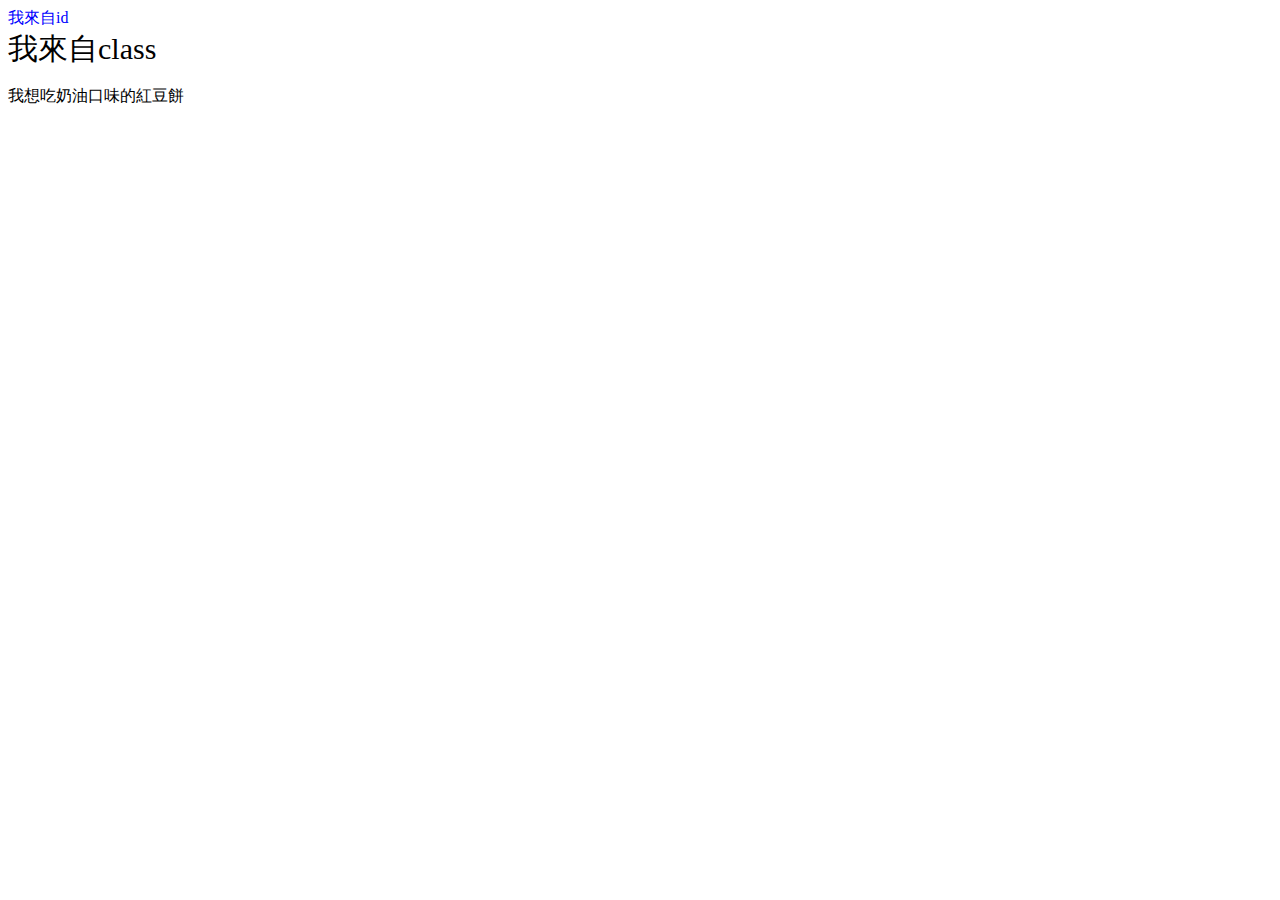
<file: 0316/index.html>
<!DOCTYPE html>
<html lang="en">
<head>
	<meta charset="UTF-8">
	<title>Document</title>
</head>
<body>
	<div id="byid"></div>
	<div class="byclass"></div>
	<div></div>

	<p>我想吃奶油口味的紅豆餅</p>

	<script src="js/script.js"></script>
</body>
</html>
</file>
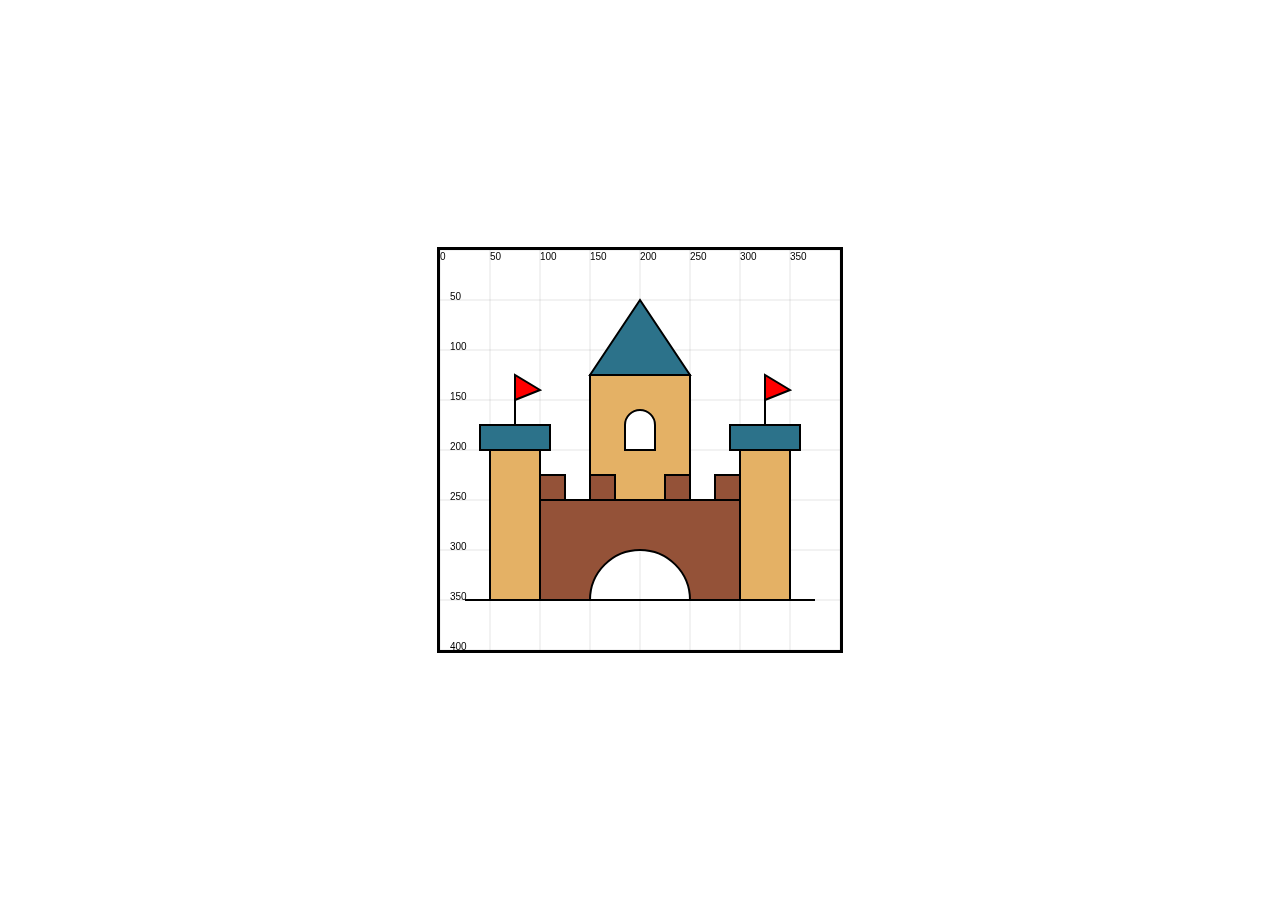
<file: 0413課堂城堡練習/index.html>
<!DOCTYPE html>
<html lang="en" >
<head>
  <meta charset="UTF-8">
  <title>CodePen - A Pen by 卓宜璇</title>
  <link rel="stylesheet" href="./style.css">

</head>
<body>
<!-- partial:index.partial.html -->
<canvas id="mycanvas"></canvas>
<!-- partial -->
  <script  src="./script.js"></script>

</body>
</html>
</file>
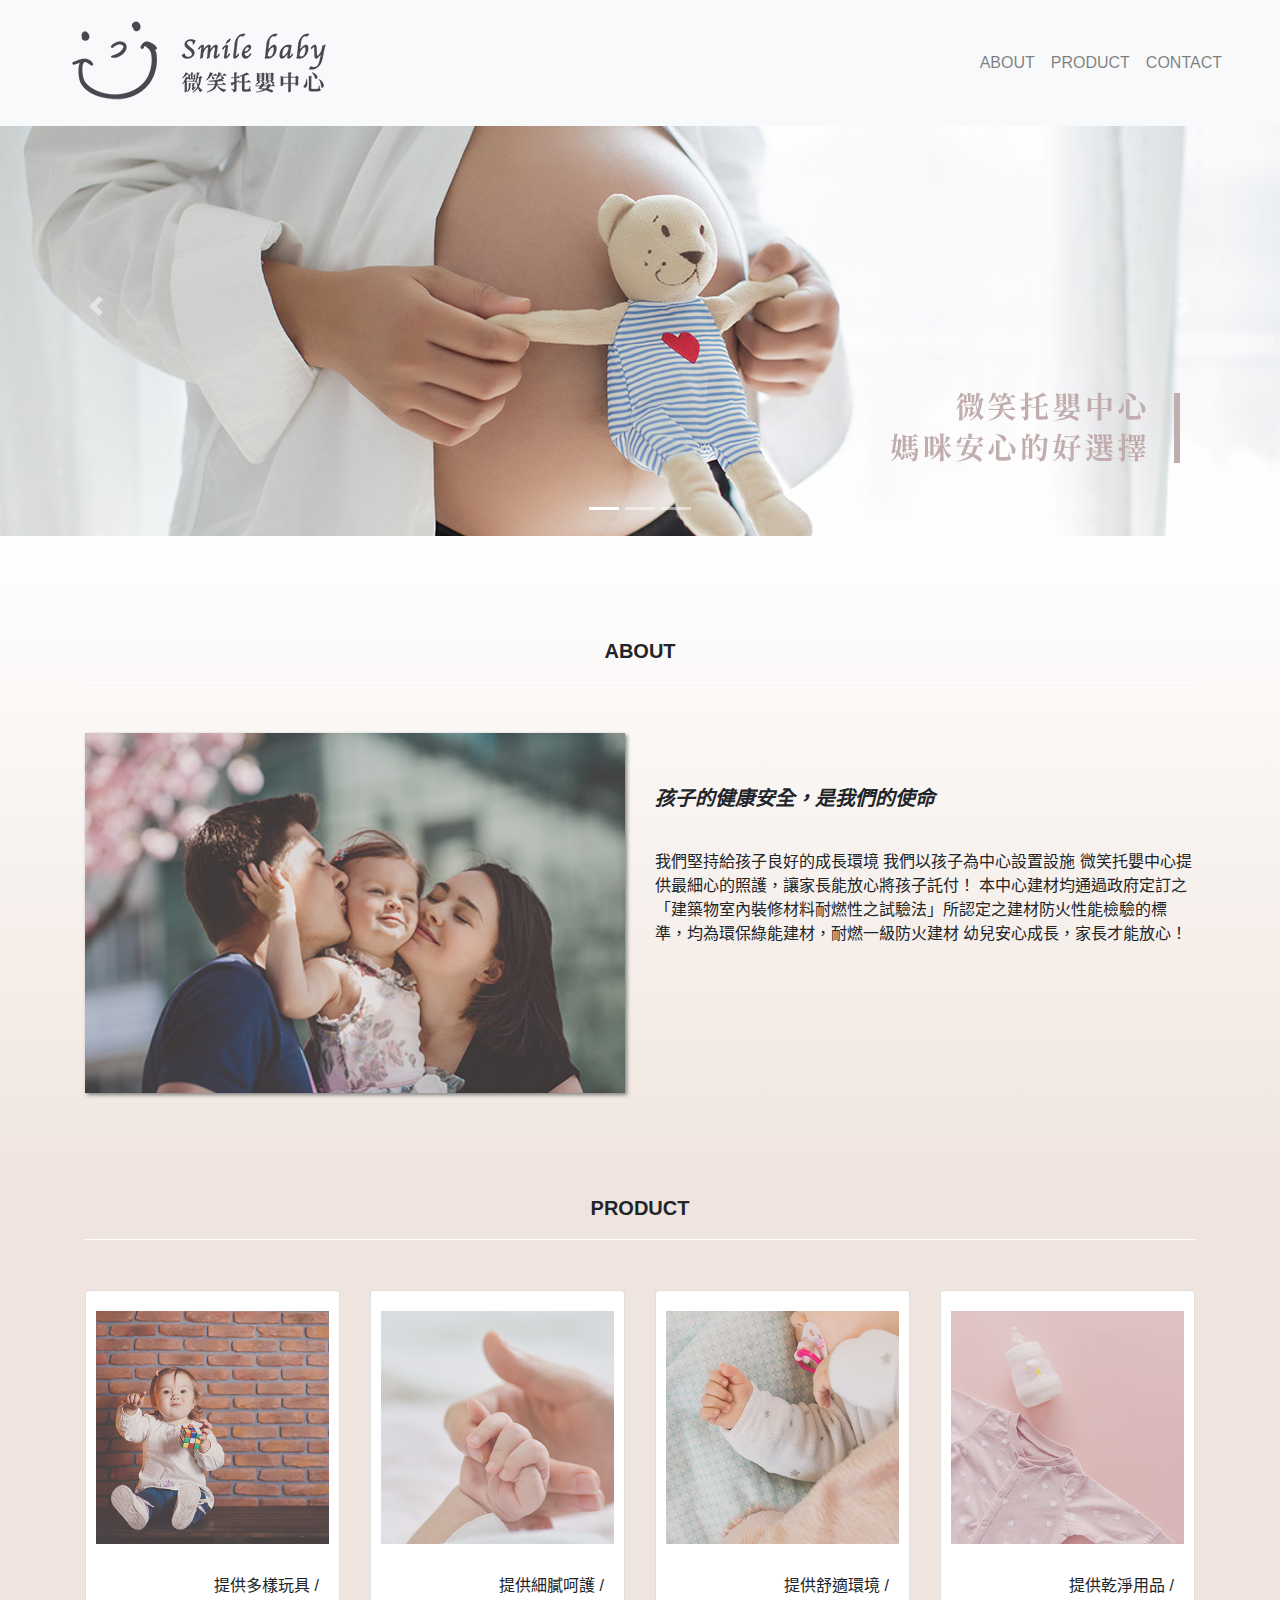
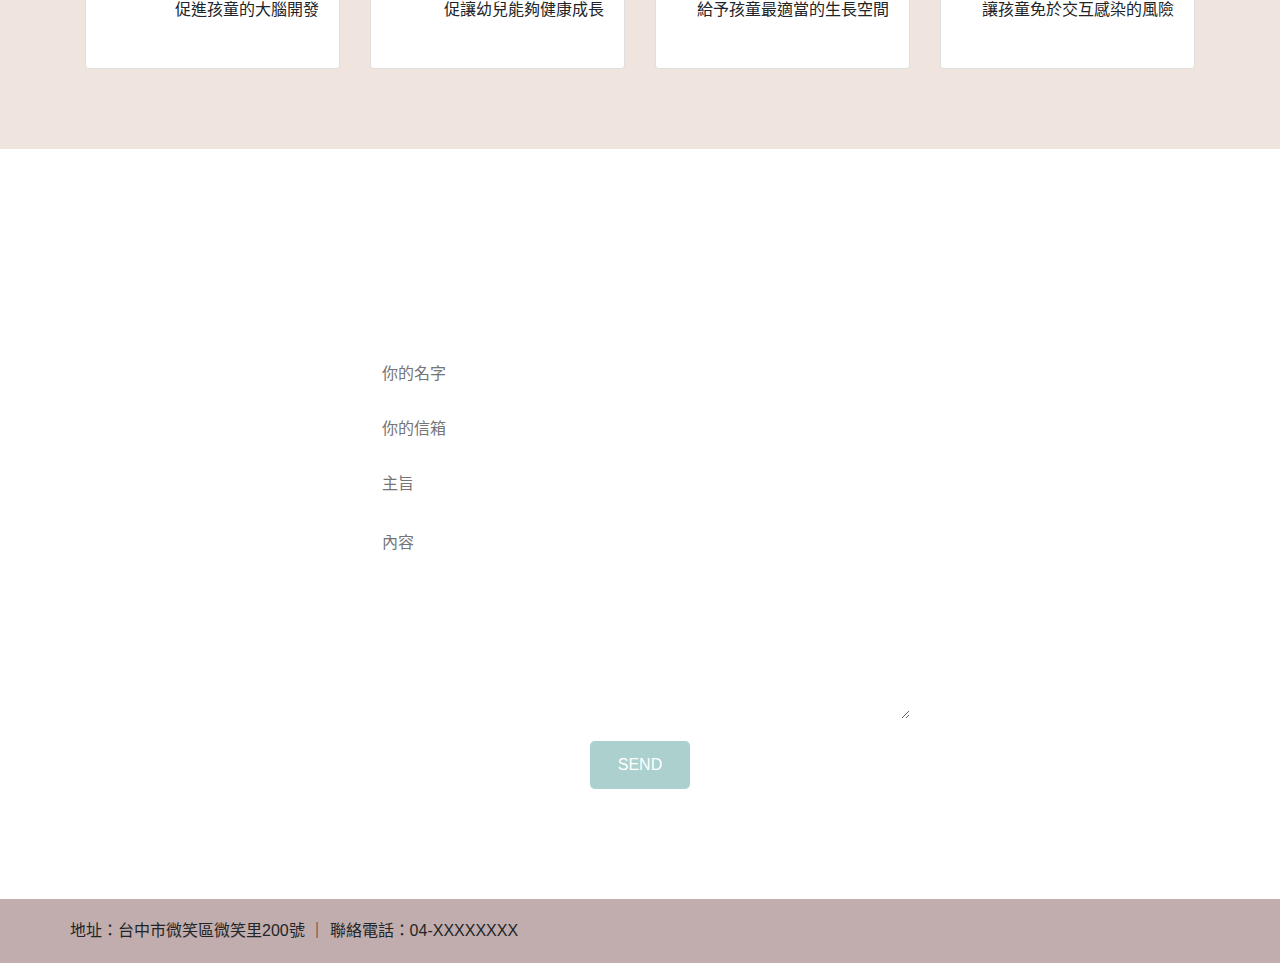
<file: Bootstrap空白範例/index.html>
<!DOCTYPE html>
<html lang="zh-TW">
<head>
	<meta charset="UTF-8">
	<!-- 手機版縮放 -->
	<meta name="viewport" content="width=device-width, initial-scale=1" >
	<title>台灣新勢力</title>
	<!-- css連結 -->
	<link href="css/style.css" rel="stylesheet">	
    <link href="css/bootstrap.min.css" rel="stylesheet">
</head>
<body>
	<!-- html-->
<nav class="navbar navbar-expand-lg navbar-light bg-light fixed-top">
<a class="navbar-brand" href="#"><img src="img/logo.png" alt=""></a>
  <button class="navbar-toggler" type="button" data-toggle="collapse" data-target="#navbarSupportedContent" aria-controls="navbarSupportedContent" aria-expanded="false" aria-label="Toggle navigation">
  	<span class="navbar-toggler-icon"></span>
  </button>

  <div class="collapse navbar-collapse" id="navbarSupportedContent">
    <ul class="navbar-nav ml-auto">
      <li class="nav-item"><a class="nav-link" href="#section1">ABOUT</a></li>
      <li class="nav-item"><a class="nav-link" href="#section2">PRODUCT</a></li>
      <li class="nav-item"><a class="nav-link" href="#section3">CONTACT</a></li>

    </ul>
  </div>
</nav>
<div class="banner">
	<div id="carouselExampleIndicators" class="carousel slide" data-ride="carousel">
	  <ol class="carousel-indicators">
	    <li data-target="#carouselExampleIndicators" data-slide-to="0" class="active"></li>
	    <li data-target="#carouselExampleIndicators" data-slide-to="1"></li>
	    <li data-target="#carouselExampleIndicators" data-slide-to="2"></li>
	  </ol>
	  <!-- 輪播內容 -->
	  <div class="carousel-inner">
	    <div class="carousel-item">
	      <img src="img/banner_1.jpg" class="d-block w-100" alt="...">
	    </div>
	    <div class="carousel-item active">
	      <img src="img/banner_2.jpg" class="d-block w-100" alt="...">
	    </div>
	    <div class="carousel-item">
	      <img src="img/banner_3.jpg" class="d-block w-100" alt="...">
	    </div>
	  </div>
	  <!-- 左右箭頭 -->
	  <a class="carousel-control-prev" href="#carouselExampleIndicators" role="button" data-slide="prev">
	    <span class="carousel-control-prev-icon" aria-hidden="true"></span>
	    <span class="sr-only">Previous</span>
	  </a>
	  <a class="carousel-control-next" href="#carouselExampleIndicators" role="button" data-slide="next">
	    <span class="carousel-control-next-icon" aria-hidden="true"></span>
	    <span class="sr-only">Next</span>
	  </a>
	</div>
</div>
<div class="about" id="section1">
	<div class="container ">
		<div class="row">
			<div class="col-12">
				<p class="title text-center">ABOUT</p>
				<hr class="title_line">
			</div>
		</div>
		<div class="row">
			<div class="col-md-6 text-center">
				<img class="about-img" src="img/about.jpg">
			</div>
			<div class="col-md-6 story">
				<span>孩子的健康安全，是我們的使命</span>
				<br>
				<p>我們堅持給孩子良好的成長環境
我們以孩子為中心設置設施
微笑托嬰中心提供最細心的照護，讓家長能放心將孩子託付！
本中心建材均通過政府定訂之「建築物室內裝修材料耐燃性之試驗法」所認定之建材防火性能檢驗的標準，均為環保綠能建材，耐燃一級防火建材
幼兒安心成長，家長才能放心！</p>
			</div>
		</div>
	</div>
</div>	
<div class="product" id="section2">
	<div class="container">
		<div class="row">
			<div class="col-12">
				<p class="title text-center">PRODUCT</p>
				<hr class="title_line">
			</div>
		</div>
		<div class="row">
			<div class="col-md-3">
				<div class="card">
					<img src="img/product_1.jpg">
					<p class="product_name text-right">提供多樣玩具 /<br>促進孩童的大腦開發</p>
				</div>
			</div>
			<div class="col-md-3">
				<div class="card">
					<img src="img/product_2.jpg">
					<p class="product_name text-right">提供細膩呵護 /<br>促讓幼兒能夠健康成長</p>
				</div>
			</div>
			<div class="col-md-3">
				<div class="card">
					<img src="img/product_3.jpg">
					<p class="product_name text-right">提供舒適環境 /<br>給予孩童最適當的生長空間</p>
				</div>
			</div>
			<div class="col-md-3">
				<div class="card">
					<img src="img/product_4.jpg">
					<p class="product_name text-right">提供乾淨用品 /<br>讓孩童免於交互感染的風險</p>
				</div>
			</div>
		</div>
	</div>
</div>
<div class="contact" id="section3">
	<div class="container">
		<div class="row">
			<div class="col-12">
				<div>
					<p class="title text-center">CONTACT</p>
					<hr class="title_line">
				</div>
				<div class="form">
					<div>
						<input type="text" placeholder="你的名字">
					</div>
					<div>
						<input type="text" placeholder="你的信箱">
					</div>
					<div>
						<input type="text" placeholder="主旨">
					</div>
					<div>
						<textarea placeholder="內容"></textarea>
					</div>
					<div class="text-center"><input type="submit" value="SEND"></div>
				</div>	
			</div>
		</div>
	</div>
</div>

	<!-- JS連結 -->
	<script src="js/jQuery.js"></script>
    <script src="js/bootstrap.min.js"></script>
	
</body>
<footer>
		<div class="container">
			<div class="row">地址：台中市微笑區微笑里200號 ｜ 聯絡電話：04-XXXXXXXX
			</div>
		</div>
	</footer>
</html>
</file>
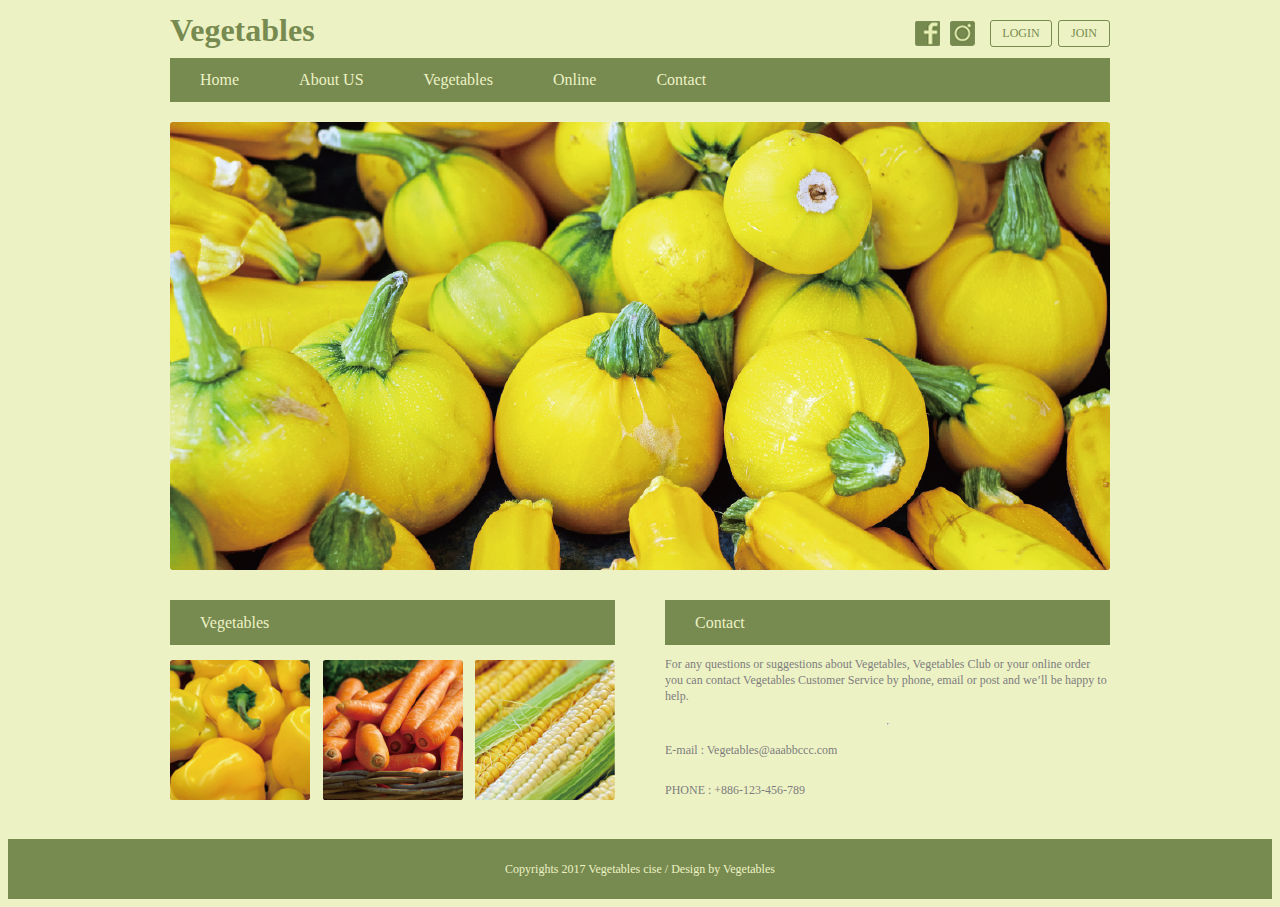
<file: hhw4/index.html>
<!DOCTYPE html>
<html lang="en">
<head>
	<meta charset="UTF-8">
	<meta name="viewport" content="width=device-width, initial-scale=1.0">
	<title>Vegetable</title>
	<link rel="stylesheet" href="css/style.css">
</head>
<body>
	<div class="container">
	 <div class="header">
	  <div class="head">
	  	<h1 class="header-title">Vegetables</h1>
	  	<div class="logoword">
	  	<div class="logo">
	  	<img  class="logoone" src="img/btn_facebook.png"></img>
	  	<img  class="logotwo"src="img/btn_instagram.png"></img>
	    </div>
	  	<div class="word">
	  	<a class="login">LOGIN</a>
	  	<a class="join">JOIN</a>
	    </div>
	    </div>
	  </div>
	    <div class="menu">
	    	<a class="home">Home</a>
	    	<a class="aboutus">About US</a>
	    	<a class="vegetables">Vegetables</a>
	    	<a class="online">Online</a>
	    	<a class="contact">Contact</a>
	    </div>
	</div>

	<div class="banner">
		<img src="img/img_main_pumpkin.png"></img>
	</div>
      
	<div class="content">
		<div class="leftbox">
			<div class="box-title">
				<div class="veg">Vegetables</div>
			</div>
			<div class="box-content">
				<div class="pic">
				<img src="img/img_vegetables_pepper.png"></img>
				<img src="img/img_vegetables_carrot.png"></img>
				<img src="img/img_vegetables_corn.png"></img>
			    </div>
			</div>
		</div>
		<div class="rightbox">
			<div class="box-title">
				<div class="con">Contact</div>
			</div>	
			<div class="box-content">
				<div class="paragraph">
				<p>For any questions or suggestions about Vegetables, Vegetables Club or your online order you can contact Vegetables Customer Service by phone, email or post and we’ll be happy to help.</p>
				<hr id="hr"></hr>
				<p>E-mail : Vegetables@aaabbccc.com</p>
				<p>PHONE : +886-123-456-789</p>
			    </div>
			</div>
		</div>
	</div>
</div>

	<div class="footer">
		<div class=copy>Copyrights 2017 Vegetables cise / Design by Vegetables</div>
	</div>
   </body>
</html>
</file>
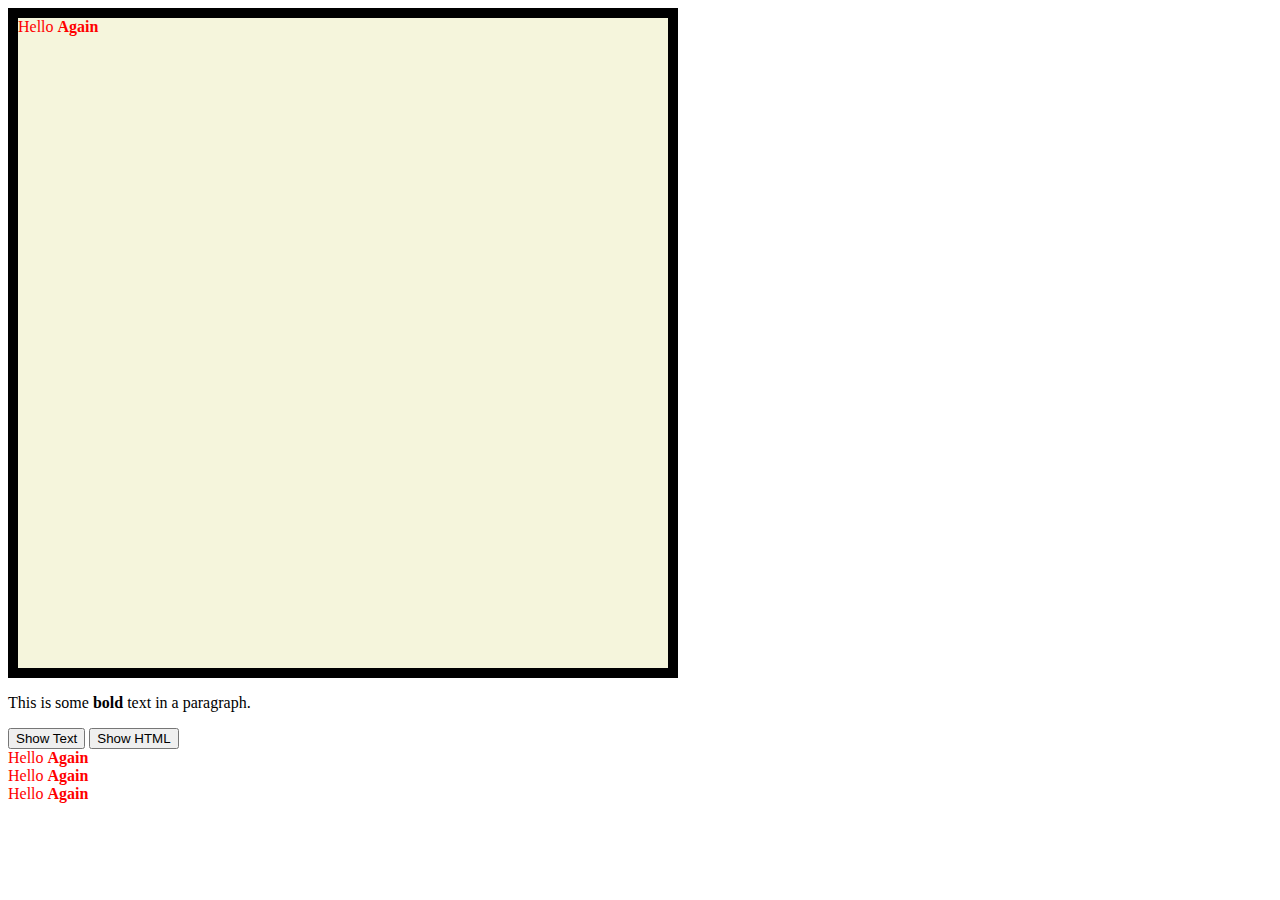
<file: hw5/index.html>
<!DOCTYPE html>
<html lang="en">
<head>
	<meta charset="UTF-8">
	<title>Document</title>
    <script src="js/jquery.js"></script>
<link rel="stylesheet" href="css/style.css">
    <script type="text/javascript" >
     $(document).ready(function(){ 
         $('#dtd').css('color', '#D2B48C').css('background', '#F5F5DC');

         $('#dtd').click(function(){
            $('#dtd').css('color', '#D1BBFF').css('background', '#FA8072'); 
         });
     });
     </script>

     <script>
          $(document).ready(function(){
           $("#btn1").click(function(){
             alert("Text: " + $("#test").text());
           });
           $("#btn2").click(function(){
            alert("HTML: " + $("#test").html());
           });
          });
     </script>

     <style>
     .red {
      color: red;
     }
     </style>
     <script type="text/javascript">
       $(document).ready(function(){ 
         $( "div" ).html( "<span class='red'>Hello <b>Again</b></span>" );
       });

     </script>

</head>
<body>
	<div id="dtd"><img src="img/duck.jpg"></div>
    <p id="test">This is some <b>bold</b> text in a paragraph.</p>
    <button id="btn1">Show Text</button>
    <button id="btn2">Show HTML</button>
    <div></div>
    <div></div>
    <div></div>

    
</body>
</html>
</file>
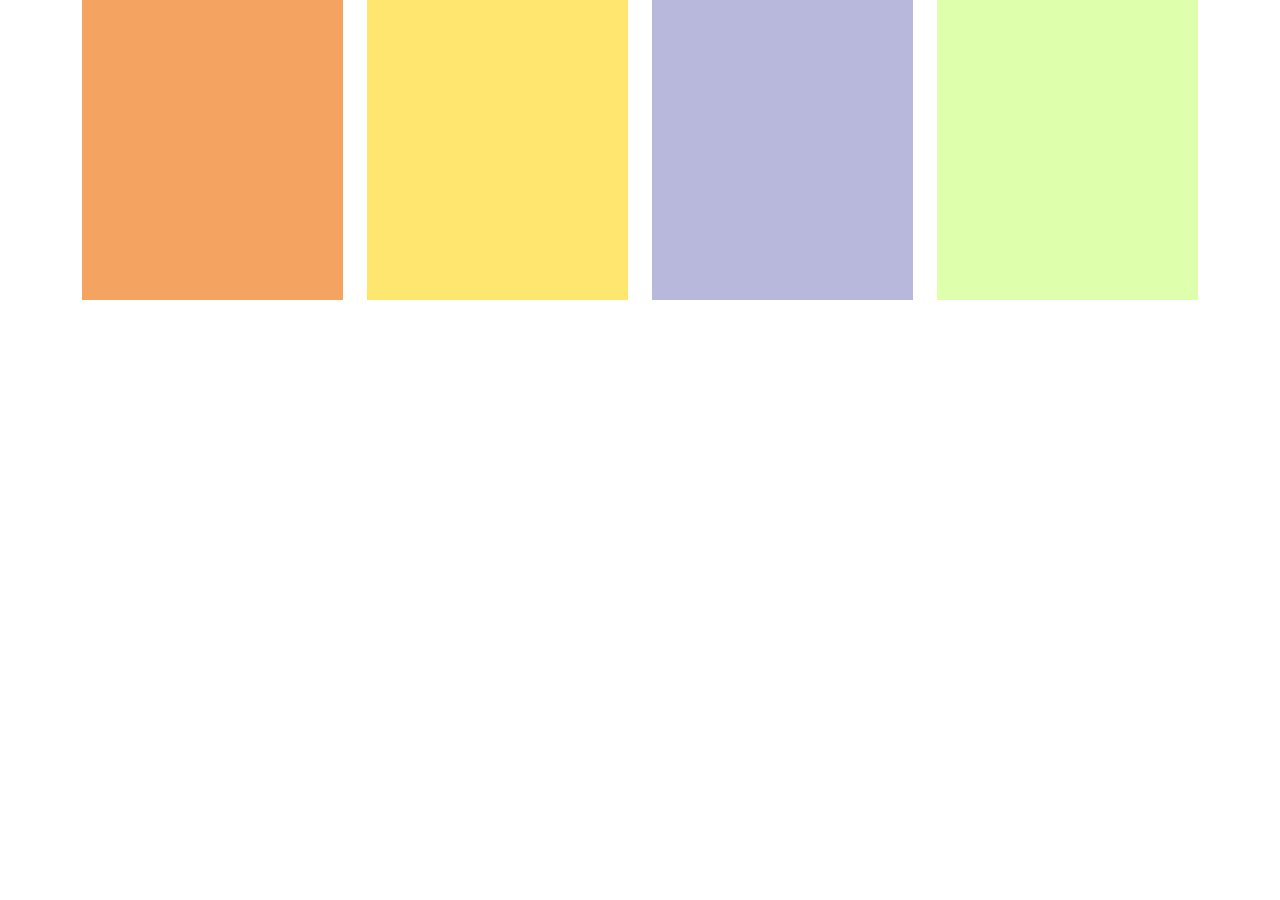
<file: hw6/index.html>
<!DOCTYPE html>
<html lang="en">
<head>
	<meta charset="UTF-8">
	<meta name="viewport" content="width=device-width, initial-scale=1.0">
	<title>Document</title>
	<link href="css/style.css" rel="stylesheet">
	<link href="css/bootstrap.min.css" rel="stylesheet">
</head>
<body>
	<div class="container">
		<div class="row">
		    <div class="col-md-3 col-sm-6 col-4">
		    	<div class="box1"></div>
		    </div>
		    <div class="col-md-3 col-sm-6 col-4">
		    	<div class="box2"></div>
		    </div>
		    <div class="col-md-3 col-sm-6 col-4">
                <div class="box3"></div>
		    </div>
		    <div class="col-md-3 col-sm-6 col-4">
		    	<div class="box4"></div>
		    </div>
	    </div>	   
		    
	</div>
	<script src="js/0330.js"></script>
    <script src="js/bootstrap.min.js"></script>
</body>
</html>
</file>
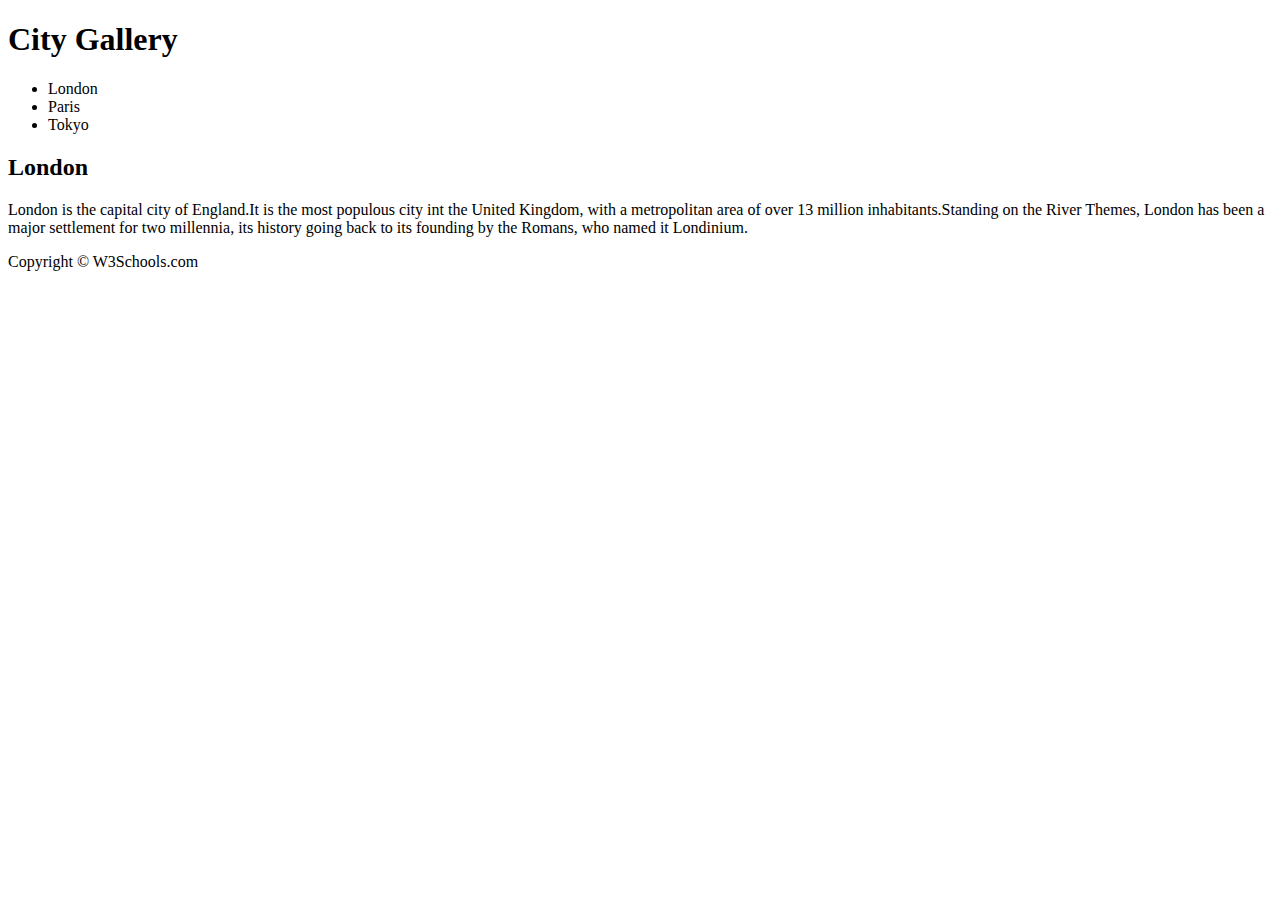
<file: 0302/html/0302課堂_分區練習.html>
<!DOCTYPE html>
<html lang="en">
<head>
	<meta charset="UTF-8">
	<meta name="viewport" content="width=device-width, initial-scale=1.0">
	<title>分區練習</title>
</head>
<body>
	<header>
		<h1>City Gallery</h1>
	</header>
	<aside>
		<ul>
			<li>London</li>
			<li>Paris</li>
			<li>Tokyo</li>
		</ul>
	</aside>
	<article>
		<h2>London</h2>
		<p>London is the capital city of England.It is the most populous city int the United Kingdom, with a metropolitan area of over 13 million inhabitants.Standing on the River Themes, London has been a major settlement for two millennia, its history going back to its founding by the Romans, who named it Londinium.
	</article>
	<footer>
		<p>Copyright &copy; W3Schools.com</p>
	</footer>
</body>
</html>
</file>
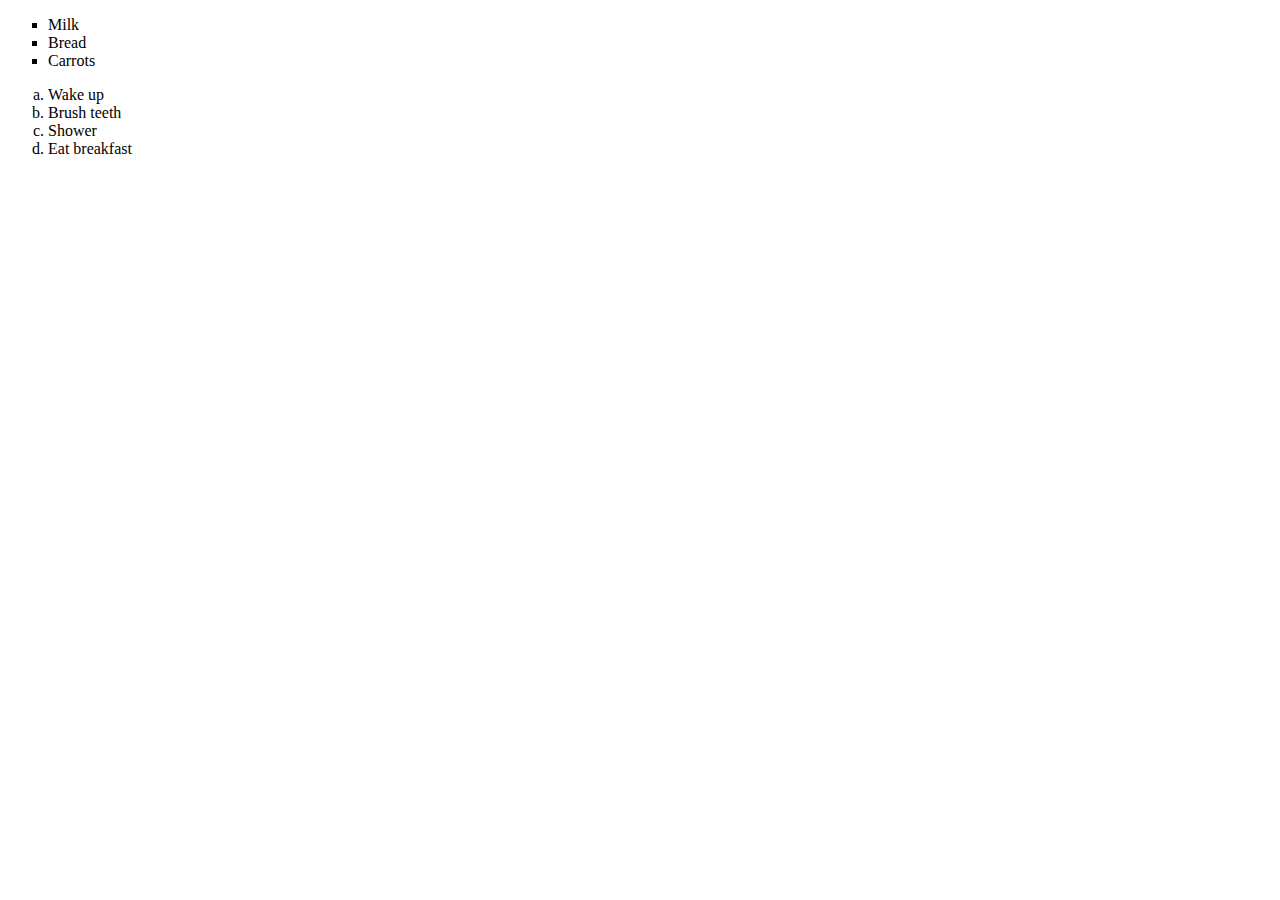
<file: 0302/html/0302課堂_標籤練習.html>
<!DOCTYPE html>
<html>
<head>
	<meta charset="UTF-8">
	<title>標籤練習</title>
</head>
<body>
	<ul type = "square">
	<li>Milk</li>
    <li>Bread</li>
    <li>Carrots</li>
    </ul>
    <ol type = "a">
    <li>Wake up</li>
    <li>Brush teeth</li>
    <li>Shower</li>
    <li>Eat breakfast</li>
    </ol>



</body>
</html>
</file>
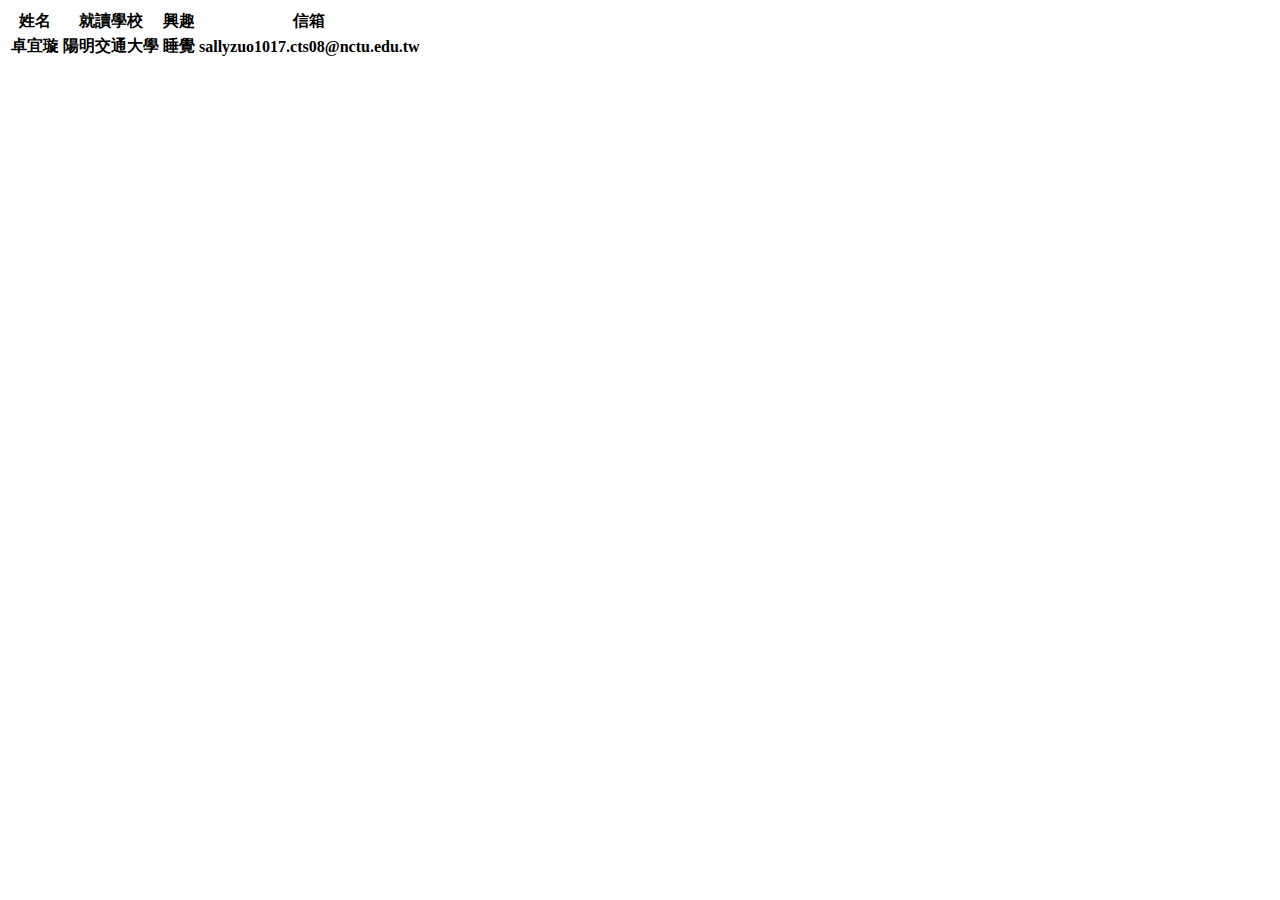
<file: 0302/html/0302課堂_欄位練習.html>
<!DOCTYPE html>
<html lang="en">
<head>
	<meta charset="UTF-8">
	<meta name="viewport" content="width=device-width, initial-scale=1.0">
	<title>Document</title>
</head>
<body>
	<table>
		<thred>
			<tr>
				<th>姓名</th>
				<th>就讀學校</th>
				<th>興趣</th>
				<th>信箱</th>
			</tr>
		</thred>
		<tbody>
			<tr>
				<th>卓宜璇</th>
				<th>陽明交通大學</th>
				<th>睡覺</th>
				<th>sallyzuo1017.cts08@nctu.edu.tw</th>
			</tr>
		</tbody>

	</table>
</body>
</html>
</file>
<file: 0413課堂城堡練習/style.css>
html,body{
  height: 100%;
  display:flex;
  justify-content: center;
  align-items: center;
}

canvas{
  border:3px solid black;
}
</file>
<file: Bootstrap空白範例/css/style.css>
html{
	width: 100%;
}

* {
	box-sizing: border-box;
}
p,h1,h2,h3,h4,h4,h6,div,span {
	font-family:PingFangSC-Regular,sans-serif,Microsoft JhengHei;	
}

p {
	font-size: 16px;
}

<!-- CSS -->
.navbar-brand img {
	height: 50px;
}

@media (min-width: 768px) {
/*nav選單*/
	.navbar{
	padding-left:50px!important;
	padding-right:50px!important; 
}

.banner {
	margin-top: 76px;
}
.banner .container-fluid {
	padding:0!important;
}


.about {
	padding:100px 0;
	background:linear-gradient(#ffffff,#F0E5DE); 
}

.about img {
	box-shadow:2px 2px 4px gray;
}
.title {
	font-size:20px;
	font-weight: bold;
}

.title_line {
	border-color:#ffffff;
}

.story {
	padding: 50px 0;
	font-size: 18px;
}

.story span {
	font-style: italic;
	font-size: 20px;
	display: block;
	margin-bottom: 10px;
	font-weight: bold;
}
.title_line {
	margin-bottom: 50px;
}

.about-img{
	width:100%;
}
.product {
	background-color: #F0E5DE;
	padding-bottom:70px;
}
.product .card {
	background-color: #ffffff;
	padding: 20px 10px;
	margin-bottom: 10px;
}
.product img {
	width:100%;
	margin-bottom:20px;
}

.product img:hover {
	opacity: 0.8;
}
.product_name {
	padding: 10px;
}

.contact {
	height:750px;
	padding-top: 100px;
	background-image: url(../img/contact_bg.jpg);
	background-repeat: no-repeat;
	background-attachment: fixed;
	background-size: cover;
	background-position: top center;
}

.contact .title {
	color:#ffffff;
}

.contact .form {
	max-width: 600px;
	margin:0 auto;
	padding: 0 30px;
	color:#ffffff;
}

.form input {
	height: 40px;
	width: 100%;
	background-color: #ffffff;
	border-radius: 5px;
	border:0px;
	padding: 12px;
	resize: vertical;
	color: #000000;
	margin:7.5px 0;
}

.form textarea {
	height: 200px;
	width: 100%;
	background-color: #ffffff;
	border-radius: 5px;
	border:0px;
	padding: 12px;
	resize: vertical;
	color: #000000;
	margin:7.5px 0;
}

input[type=submit] {
  background-color: #ABD0CE;
  color: white;
  cursor: pointer;
  width: 100px!important;
  height: 48px;
}

input[type=submit]:hover {
  background-color: #8ABCB8;
}

footer {
	background-color: #c1adad;
	padding:20px 0; 
}

footer p {
	line-height: 39px;
}
</file>
<file: hhw4/css/style.css>
html{
	background-color: #EDF2C5;
	box-sizing: border-box;

}



.container{
	max-width: 940px;
	margin-left: auto;
	margin-right: auto;
	background-color: #EDF2C5;
}

.header-title{
	font-family: Arial Black;
	color: #778A50;
	width: 271px;
	height: 42px;
}
.head{
    display: inline-flex;
    justify-content: space-between;
    align-items: center;
	width: 940px;
	height: 50px;
}

.logo{
	display: inline-flex;
	align-items: center;
	justify-content: space-between;
	padding: 10px;

}

.logoone{
	padding: 5px;
}

.logotwo{
	padding: 5px;
}

.word{
	display: inline-flex;
	justify-content: space-between;
	align-items: center;
    width: 120px;
	height: 25px;
	font-family: Arial Black;
	font-size: 12px;
	color: #778A50;

}

.login{
	display: inline-flex;
	justify-content: center;
	align-items: center;
	width: 60px;
	height: 25px;
	border: solid #778A50 1px;
	border-radius: 3px;
	background-color: #EDF2C5
}


.join{
	display: inline-flex;
	justify-content: center;
	align-items: center;
	width: 50px;
	height: 25px;
	border: solid #778A50 1px;
	border-radius: 3px;
	background-color: #EDF2C5
	border: solid #000 2px;
}

.logoword{
	display: inline-flex;
	justify-content: center;
	align-items: center;

}

.home{
	display: inline-flex;
	justify-content: center;
	align-items: center;
	padding: 10px 30px;
	font-family: Arial Black;
	font-size: 16px ;
	color: #EDF2C5;
}

.aboutus{
	display: inline-flex;
	justify-content: center;
	align-items: center;
	padding: 10px 30px;
	font-family: Arial Black;
	font-size: 16px ;
	color: #EDF2C5;
}

.vegetables{
	display: inline-flex;
	justify-content: center;
	align-items: center;
	padding: 10px 30px;
	font-family: Arial Black;
	font-size: 16px ;
	color: #EDF2C5;
}

.online{
	display: inline-flex;
	justify-content: center;
	align-items: center;
	padding: 10px 30px;
	font-family: Arial Black;
	font-size: 16px ;
	color: #EDF2C5;
}

.contact{
	display: inline-flex;
	justify-content: center;
	align-items: center;
	padding: 10px 30px;
	font-family: Arial Black;
	font-size: 16px ;
	color: #EDF2C5;
}

.menu{
	display: inline-flex;
	justify-content: flex-start;
	align-items: center;
    background-color: #778A50;
    width: 940px;
    height: 44px;
}

.banner{
	display: inline-flex;
	justify-content: center;
	width: 940px;
	height: 448px;
	padding-top: 20px;
	padding-bottom: 30px;
}

.box-title{
	display: inline-flex;
	justify-content: flex-start;
	align-items: center;
	width: 415px;
	height: 45px;
	padding-left: 30px;
	font-family: Arial Black;
	font-size: 16px ;
	color: #EDF2C5;
    background-color: #778A50 ;
}

.pic{
	display: inline-flex;
	justify-content: space-between;
	align-items: center;
	width:445px;
	height:140px;
	padding-top: 15px;
}

.leftbox{

}

.paragraph{
	width: 445px;
	height: 140px;
	display: inline-flex;
	flex-direction: column;
	align-items: flex-start; 
	font-family: ArialMT Regular;
	font-size: 12px;
	line-height: 1.33;
	color: #7D7D7D;
}

.rightbox{
	display: inline-flex;
	flex-direction: column;
	align-items:flex-end;
}

.content{
	display: inline-flex;
	justify-content: space-between;
	flex-direction: row;
	width: 940px;
	padding-bottom: 35px;

}



.copy{
	width: 1264px;
	height: 60px;
	display: inline-flex;
	justify-content: center;
	align-items: center;
	
}

.footer{
	margin:0 auto;
	width: 1264px;
	height: 60px;
	font-family: ArialMT Regular;
	font-size: 12px;
	background: #778A50;
	color:#EDF2C5;
}
</file>
<file: hw5/css/style.css>
#dtd{

	width:650px;
  height:650px;
    border: solid black 10px;
    }
</file>
<file: hw6/css/style.css>
.box1{

	background: sandybrown;
	width:100%;
	height: 300px;
}

.box2{

	background: #FFE66F;
	width:100%;
	height: 300px;
}

.box3{

	background: #B8B8DC;
	width:100%;
	height: 300px;
}

.box4{

	background:	#DEFFAC;
	width:100%;
	height: 300px;
}
</file>
